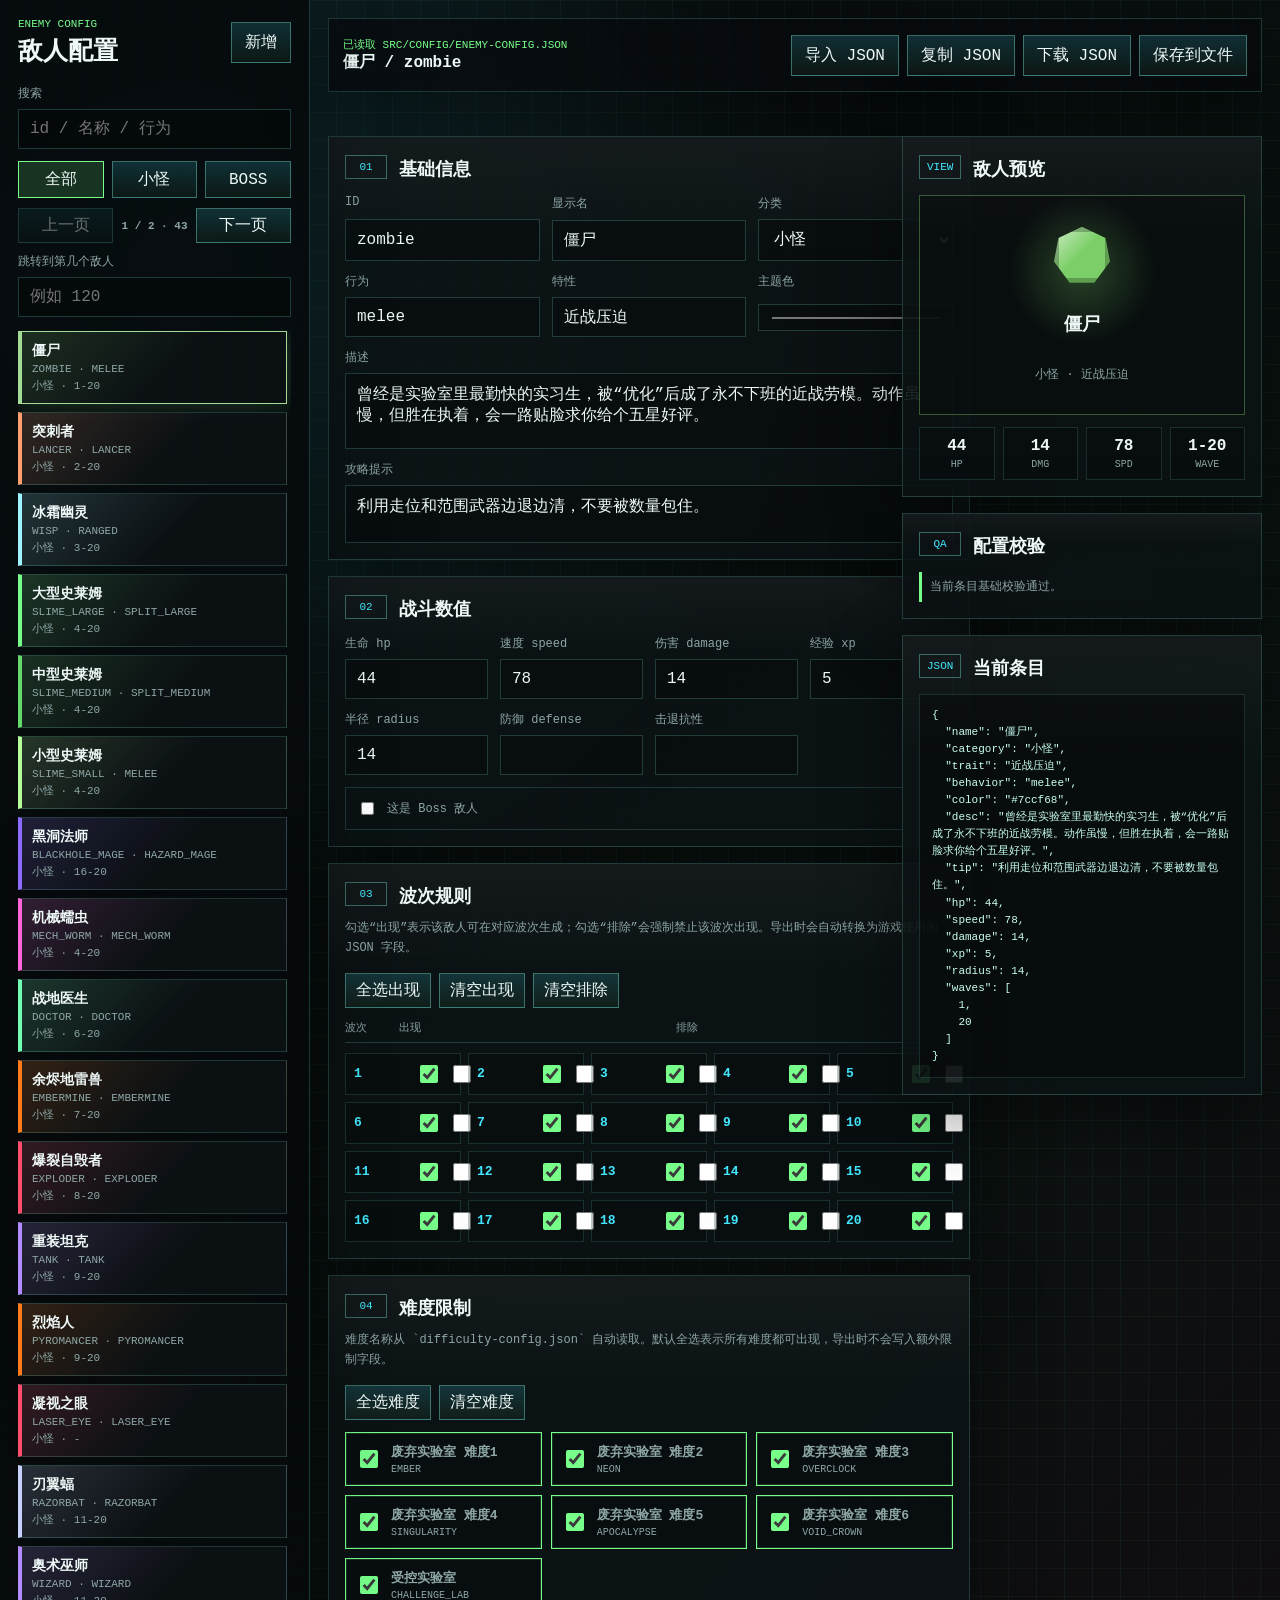
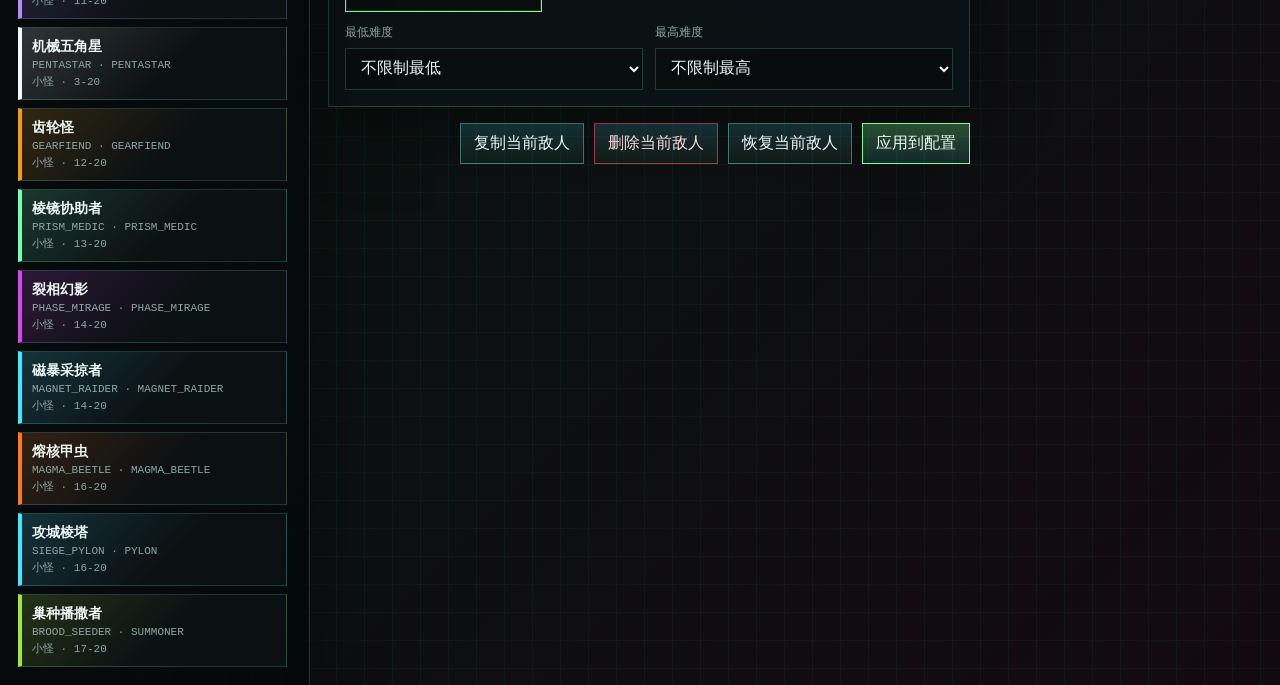
<file: tools/enemy-config-editor.html>
<!doctype html>
<html lang="zh-CN">
  <head>
    <meta charset="UTF-8" />
    <meta name="viewport" content="width=device-width, initial-scale=1.0" />
    <title>敌人配置编辑器</title>
    <link rel="icon" href="../favicon.ico" type="image/x-icon" />
    <link rel="stylesheet" href="./enemy-config-editor.css" />
  </head>
  <body>
    <main class="editor-shell">
      <aside class="enemy-sidebar" aria-label="敌人列表">
        <header class="sidebar-head">
          <div>
            <span>ENEMY CONFIG</span>
            <h1>敌人配置</h1>
          </div>
          <button id="addEnemyButton" type="button">新增</button>
        </header>

        <label class="search-box">
          <span>搜索</span>
          <input id="searchInput" type="search" placeholder="id / 名称 / 行为" />
        </label>

        <div class="filter-row" aria-label="筛选">
          <button class="filter-button active" type="button" data-filter="all">全部</button>
          <button class="filter-button" type="button" data-filter="normal">小怪</button>
          <button class="filter-button" type="button" data-filter="boss">Boss</button>
        </div>

        <div class="list-tools" aria-label="列表翻页">
          <button id="prevPageButton" type="button">上一页</button>
          <strong id="pageInfo">1 / 1</strong>
          <button id="nextPageButton" type="button">下一页</button>
        </div>

        <label class="jump-box">
          <span>跳转到第几个敌人</span>
          <input id="jumpInput" type="number" min="1" step="1" placeholder="例如 120" />
        </label>

        <section id="enemyList" class="enemy-list" aria-label="敌人条目"></section>
      </aside>

      <section class="editor-main" aria-label="敌人配置表单">
        <header class="topbar">
          <div>
            <span id="statusText">正在加载配置...</span>
            <strong id="selectedTitle">未选择敌人</strong>
          </div>
          <nav class="toolbar" aria-label="操作">
            <button id="importButton" type="button">导入 JSON</button>
            <button id="copyButton" type="button">复制 JSON</button>
            <button id="downloadButton" type="button">下载 JSON</button>
            <button id="saveFileButton" type="button">保存到文件</button>
          </nav>
          <input id="fileInput" type="file" accept=".json,application/json" hidden />
        </header>

        <div id="messageBox" class="message-box" role="status" aria-live="polite"></div>

        <div class="workspace-grid">
          <form id="enemyForm" class="config-form" autocomplete="off">
            <section class="panel identity-panel">
              <div class="section-title">
                <span>01</span>
                <h2>基础信息</h2>
              </div>
              <div class="form-grid">
                <label>
                  <span>ID</span>
                  <input id="enemyId" name="id" type="text" required pattern="[a-z0-9_]+" />
                </label>
                <label>
                  <span>显示名</span>
                  <input name="name" type="text" />
                </label>
                <label>
                  <span>分类</span>
                  <select name="category">
                    <option value="小怪">小怪</option>
                    <option value="Boss">Boss</option>
                  </select>
                </label>
                <label>
                  <span>行为</span>
                  <input name="behavior" type="text" list="behaviorOptions" />
                </label>
                <label>
                  <span>特性</span>
                  <input name="trait" type="text" />
                </label>
                <label>
                  <span>主题色</span>
                  <input name="color" type="color" />
                </label>
              </div>
              <datalist id="behaviorOptions"></datalist>
              <label class="wide-field">
                <span>描述</span>
                <textarea name="desc" rows="3"></textarea>
              </label>
              <label class="wide-field">
                <span>攻略提示</span>
                <textarea name="tip" rows="2"></textarea>
              </label>
            </section>

            <section class="panel">
              <div class="section-title">
                <span>02</span>
                <h2>战斗数值</h2>
              </div>
              <div class="stat-grid">
                <label><span>生命 hp</span><input name="hp" type="number" min="1" step="1" /></label>
                <label><span>速度 speed</span><input name="speed" type="number" min="0" step="1" /></label>
                <label><span>伤害 damage</span><input name="damage" type="number" min="0" step="1" /></label>
                <label><span>经验 xp</span><input name="xp" type="number" min="0" step="1" /></label>
                <label><span>半径 radius</span><input name="radius" type="number" min="1" step="1" /></label>
                <label><span>防御 defense</span><input name="defense" type="number" min="0" step="1" /></label>
                <label><span>击退抗性</span><input name="knockbackResistance" type="number" min="0" max="1" step="0.01" /></label>
              </div>
              <label class="toggle-line">
                <input name="boss" type="checkbox" />
                <span>这是 Boss 敌人</span>
              </label>
            </section>

            <section class="panel">
              <div class="section-title">
                <span>03</span>
                <h2>波次规则</h2>
              </div>
              <p class="hint">勾选“出现”表示该敌人可在对应波次生成；勾选“排除”会强制禁止该波次出现。导出时会自动转换为游戏使用的 JSON 字段。</p>
              <div class="wave-actions">
                <button id="selectAllWavesButton" type="button">全选出现</button>
                <button id="clearWavesButton" type="button">清空出现</button>
                <button id="clearExcludeWavesButton" type="button">清空排除</button>
              </div>
              <div class="wave-picker-head">
                <span>波次</span>
                <span>出现</span>
                <span>排除</span>
              </div>
              <div id="wavePicker" class="wave-picker" aria-label="波次选择"></div>
            </section>

            <section class="panel">
              <div class="section-title">
                <span>04</span>
                <h2>难度限制</h2>
              </div>
              <p class="hint">难度名称从 `difficulty-config.json` 自动读取。默认全选表示所有难度都可出现，导出时不会写入额外限制字段。</p>
              <div class="difficulty-toolbar">
                <button id="selectAllDifficultiesButton" type="button">全选难度</button>
                <button id="clearDifficultiesButton" type="button">清空难度</button>
              </div>
              <div id="difficultyPicker" class="difficulty-picker" aria-label="允许出现的难度"></div>
              <div class="rules-grid difficulty-range">
                <label>
                  <span>最低难度</span>
                  <select name="minDifficulty"></select>
                </label>
                <label>
                  <span>最高难度</span>
                  <select name="maxDifficulty"></select>
                </label>
              </div>
            </section>

            <section class="form-actions">
              <button id="duplicateButton" type="button">复制当前敌人</button>
              <button id="deleteButton" type="button" class="danger-button">删除当前敌人</button>
              <button id="resetButton" type="button">恢复当前敌人</button>
              <button type="submit" class="primary-button">应用到配置</button>
            </section>
          </form>

          <aside class="preview-column" aria-label="预览与校验">
            <section class="panel preview-panel">
              <div class="section-title">
                <span>VIEW</span>
                <h2>敌人预览</h2>
              </div>
              <div id="enemyPreview" class="enemy-preview">
                <i></i>
                <strong>未选择</strong>
                <span>选择敌人后显示概要</span>
              </div>
              <div class="summary-grid">
                <span><b id="summaryHp">-</b><em>HP</em></span>
                <span><b id="summaryDamage">-</b><em>DMG</em></span>
                <span><b id="summarySpeed">-</b><em>SPD</em></span>
                <span><b id="summaryWave">-</b><em>WAVE</em></span>
              </div>
            </section>

            <section class="panel validation-panel">
              <div class="section-title">
                <span>QA</span>
                <h2>配置校验</h2>
              </div>
              <ul id="validationList" class="validation-list"></ul>
            </section>

            <section class="panel raw-panel">
              <div class="section-title">
                <span>JSON</span>
                <h2>当前条目</h2>
              </div>
              <pre id="rawPreview">{}</pre>
            </section>
          </aside>
        </div>
      </section>
    </main>

    <script type="module" src="./enemy-config-editor.js"></script>
  </body>
</html>
</file>
<file: tools/enemy-config-editor.css>
:root {
  --bg: #070a0d;
  --panel: #10171b;
  --panel-strong: #151f25;
  --panel-soft: #0c1215;
  --text: #eef8f7;
  --muted: #8ea6a6;
  --line: rgba(132, 255, 229, 0.18);
  --line-strong: rgba(132, 255, 229, 0.36);
  --cyan: #42e8ff;
  --green: #77ff8a;
  --amber: #ffd166;
  --red: #ff4d6d;
  --shadow: 0 20px 70px rgba(0, 0, 0, 0.42);
}

* {
  box-sizing: border-box;
}

html,
body {
  min-height: 100%;
}

body {
  margin: 0;
  background:
    linear-gradient(90deg, rgba(66, 232, 255, 0.05) 1px, transparent 1px),
    linear-gradient(rgba(119, 255, 138, 0.045) 1px, transparent 1px),
    radial-gradient(circle at 14% 12%, rgba(66, 232, 255, 0.16), transparent 28%),
    linear-gradient(135deg, #06080b 0%, #0a1210 52%, #130a10 100%);
  background-size: 28px 28px, 28px 28px, auto, auto;
  color: var(--text);
  font-family: "Zpix", "Fusion Pixel", "Courier New", monospace;
  letter-spacing: 0;
}

button,
input,
select,
textarea {
  font: inherit;
}

button {
  border: 1px solid var(--line-strong);
  background: linear-gradient(180deg, rgba(66, 232, 255, 0.16), rgba(119, 255, 138, 0.05));
  color: var(--text);
  cursor: pointer;
  min-height: 38px;
  padding: 9px 13px;
  text-transform: uppercase;
}

button:hover {
  border-color: var(--cyan);
  box-shadow: 0 0 18px rgba(66, 232, 255, 0.2);
}

button:disabled {
  cursor: not-allowed;
  opacity: 0.42;
}

input,
select,
textarea {
  width: 100%;
  border: 1px solid rgba(132, 255, 229, 0.2);
  background: rgba(0, 0, 0, 0.3);
  color: var(--text);
  outline: none;
  padding: 10px 11px;
}

input:focus,
select:focus,
textarea:focus {
  border-color: var(--cyan);
  box-shadow: 0 0 0 2px rgba(66, 232, 255, 0.12);
}

textarea {
  resize: vertical;
}

code {
  color: var(--amber);
}

.editor-shell {
  display: grid;
  grid-template-columns: 310px minmax(0, 1fr);
  min-height: 100vh;
}

.enemy-sidebar {
  border-right: 1px solid var(--line);
  background: rgba(6, 10, 12, 0.88);
  box-shadow: var(--shadow);
  display: flex;
  flex-direction: column;
  min-height: 100vh;
  padding: 18px;
  position: sticky;
  top: 0;
}

.sidebar-head,
.topbar {
  display: flex;
  align-items: center;
  justify-content: space-between;
  gap: 16px;
}

.sidebar-head span,
.topbar span,
.section-title span {
  color: var(--green);
  display: block;
  font-size: 11px;
  text-transform: uppercase;
}

.sidebar-head h1,
.topbar strong,
.section-title h2 {
  margin: 4px 0 0;
}

.sidebar-head h1 {
  font-size: 25px;
}

.search-box {
  display: grid;
  gap: 7px;
  margin: 18px 0 12px;
}

.search-box span,
label > span {
  color: var(--muted);
  font-size: 12px;
}

.filter-row {
  display: grid;
  gap: 8px;
  grid-template-columns: repeat(3, 1fr);
  margin-bottom: 10px;
}

.filter-button {
  min-height: 34px;
  padding: 7px 8px;
}

.filter-button.active {
  background: rgba(119, 255, 138, 0.16);
  border-color: var(--green);
}

.list-tools {
  align-items: center;
  display: grid;
  gap: 8px;
  grid-template-columns: 1fr auto 1fr;
  margin-bottom: 10px;
}

.list-tools button {
  min-height: 32px;
  padding: 6px 8px;
}

.list-tools strong {
  color: var(--muted);
  font-size: 11px;
  min-width: 64px;
  text-align: center;
}

.jump-box {
  display: grid;
  gap: 7px;
  margin-bottom: 14px;
}

.jump-box span {
  color: var(--muted);
  font-size: 12px;
}

.enemy-list {
  display: grid;
  gap: 8px;
  overflow: auto;
  padding-right: 4px;
}

.enemy-card {
  border: 1px solid rgba(132, 255, 229, 0.16);
  background:
    linear-gradient(135deg, color-mix(in srgb, var(--enemy-color, var(--cyan)) 16%, transparent), transparent 56%),
    rgba(12, 18, 21, 0.86);
  border-left: 4px solid var(--enemy-color, var(--cyan));
  color: var(--text);
  display: grid;
  gap: 3px;
  min-height: 72px;
  padding: 10px;
  text-align: left;
}

.enemy-card.active {
  border-color: color-mix(in srgb, var(--enemy-color, var(--cyan)) 70%, white);
  box-shadow: 0 0 20px color-mix(in srgb, var(--enemy-color, var(--cyan)) 24%, transparent);
}

.enemy-card strong {
  font-size: 14px;
}

.enemy-card span,
.enemy-card em {
  color: var(--muted);
  font-size: 11px;
  font-style: normal;
}

.editor-main {
  min-width: 0;
  padding: 18px;
}

.topbar {
  background: rgba(7, 10, 13, 0.78);
  border: 1px solid var(--line);
  box-shadow: var(--shadow);
  min-height: 74px;
  padding: 14px;
}

.toolbar {
  display: flex;
  flex-wrap: wrap;
  gap: 8px;
  justify-content: flex-end;
}

.message-box {
  color: var(--muted);
  min-height: 30px;
  padding: 10px 2px 0;
}

.message-box.error {
  color: var(--red);
}

.message-box.success {
  color: var(--green);
}

.workspace-grid {
  display: grid;
  gap: 18px;
  grid-template-columns: minmax(0, 1fr) 360px;
  margin-top: 14px;
}

.config-form,
.preview-column {
  display: grid;
  gap: 16px;
  align-content: start;
}

.panel {
  background:
    linear-gradient(180deg, rgba(255, 255, 255, 0.035), transparent 28%),
    rgba(12, 18, 21, 0.9);
  border: 1px solid var(--line);
  box-shadow: var(--shadow);
  padding: 16px;
}

.section-title {
  align-items: center;
  display: flex;
  gap: 12px;
  margin-bottom: 14px;
}

.section-title span {
  border: 1px solid var(--line-strong);
  color: var(--cyan);
  min-width: 42px;
  padding: 5px 7px;
  text-align: center;
}

.section-title h2 {
  font-size: 18px;
}

.form-grid,
.stat-grid,
.rules-grid {
  display: grid;
  gap: 12px;
}

.form-grid {
  grid-template-columns: repeat(3, minmax(0, 1fr));
}

.stat-grid {
  grid-template-columns: repeat(4, minmax(0, 1fr));
}

.rules-grid {
  grid-template-columns: repeat(2, minmax(0, 1fr));
}

.wave-actions,
.difficulty-toolbar {
  display: flex;
  flex-wrap: wrap;
  gap: 8px;
  margin-bottom: 12px;
}

.wave-actions button,
.difficulty-toolbar button {
  min-height: 32px;
  padding: 6px 10px;
}

.wave-picker-head,
.wave-cell {
  display: grid;
  grid-template-columns: 54px 1fr 1fr;
}

.wave-picker-head {
  border-bottom: 1px solid var(--line);
  color: var(--muted);
  font-size: 11px;
  padding: 0 0 7px;
}

.wave-picker {
  display: grid;
  gap: 7px;
  grid-template-columns: repeat(5, minmax(116px, 1fr));
  margin-top: 10px;
}

.wave-cell {
  align-items: center;
  background: rgba(0, 0, 0, 0.24);
  border: 1px solid rgba(132, 255, 229, 0.14);
  gap: 8px;
  padding: 8px;
}

.wave-cell strong {
  color: var(--cyan);
  font-size: 13px;
}

.wave-cell input,
.difficulty-chip input {
  accent-color: var(--green);
  height: 18px;
  width: 18px;
}

.difficulty-picker {
  display: grid;
  gap: 9px;
  grid-template-columns: repeat(3, minmax(0, 1fr));
}

.difficulty-chip {
  align-items: center;
  background: rgba(0, 0, 0, 0.24);
  border: 1px solid rgba(132, 255, 229, 0.14);
  display: flex;
  gap: 10px;
  min-width: 0;
  padding: 10px;
}

.difficulty-chip:has(input:checked) {
  border-color: var(--green);
  box-shadow: inset 0 0 0 1px rgba(119, 255, 138, 0.16);
}

.difficulty-chip span {
  display: grid;
  gap: 3px;
  min-width: 0;
}

.difficulty-chip strong,
.difficulty-chip em {
  overflow: hidden;
  text-overflow: ellipsis;
  white-space: nowrap;
}

.difficulty-chip strong {
  font-size: 13px;
}

.difficulty-chip em {
  color: var(--muted);
  font-size: 10px;
  font-style: normal;
  text-transform: uppercase;
}

.difficulty-range {
  margin-top: 12px;
}

label {
  display: grid;
  gap: 7px;
}

.wide-field {
  margin-top: 12px;
}

.hint {
  color: var(--muted);
  font-size: 12px;
  line-height: 1.7;
  margin: -4px 0 14px;
}

.toggle-line {
  align-items: center;
  border: 1px solid rgba(132, 255, 229, 0.16);
  display: flex;
  gap: 10px;
  margin-top: 12px;
  padding: 11px;
}

.toggle-line input {
  width: auto;
}

.form-actions {
  display: flex;
  flex-wrap: wrap;
  gap: 10px;
  justify-content: flex-end;
}

.primary-button {
  background: linear-gradient(180deg, rgba(119, 255, 138, 0.28), rgba(66, 232, 255, 0.12));
  border-color: var(--green);
}

.danger-button {
  border-color: rgba(255, 77, 109, 0.56);
  color: #ffd8df;
}

.enemy-preview {
  --enemy-color: var(--cyan);
  align-items: center;
  background:
    radial-gradient(circle at 50% 34%, color-mix(in srgb, var(--enemy-color) 28%, transparent), transparent 34%),
    rgba(0, 0, 0, 0.24);
  border: 1px solid color-mix(in srgb, var(--enemy-color) 40%, transparent);
  display: grid;
  gap: 8px;
  justify-items: center;
  min-height: 220px;
  padding: 20px;
  text-align: center;
}

.enemy-preview i {
  background:
    linear-gradient(135deg, rgba(255, 255, 255, 0.62), transparent 48%),
    var(--enemy-color);
  box-shadow:
    0 0 28px color-mix(in srgb, var(--enemy-color) 60%, transparent),
    inset 0 0 0 5px rgba(0, 0, 0, 0.24);
  display: block;
  height: var(--preview-size, 88px);
  width: var(--preview-size, 88px);
}

.enemy-preview.boss i {
  clip-path: polygon(50% 0, 72% 24%, 100% 28%, 78% 52%, 86% 88%, 50% 70%, 14% 88%, 22% 52%, 0 28%, 28% 24%);
}

.enemy-preview.normal i {
  clip-path: polygon(50% 0, 92% 20%, 100% 62%, 72% 100%, 28% 100%, 0 62%, 8% 20%);
}

.enemy-preview strong {
  font-size: 18px;
}

.enemy-preview span {
  color: var(--muted);
  font-size: 12px;
}

.summary-grid {
  display: grid;
  gap: 8px;
  grid-template-columns: repeat(4, 1fr);
  margin-top: 12px;
}

.summary-grid span {
  background: rgba(0, 0, 0, 0.26);
  border: 1px solid rgba(132, 255, 229, 0.14);
  display: grid;
  gap: 4px;
  min-width: 0;
  padding: 9px;
  text-align: center;
}

.summary-grid b {
  overflow: hidden;
  text-overflow: ellipsis;
  white-space: nowrap;
}

.summary-grid em {
  color: var(--muted);
  font-size: 10px;
  font-style: normal;
}

.validation-list {
  display: grid;
  gap: 9px;
  list-style: none;
  margin: 0;
  padding: 0;
}

.validation-list li {
  border-left: 3px solid var(--green);
  color: var(--muted);
  font-size: 12px;
  line-height: 1.5;
  padding: 6px 8px;
}

.validation-list li.warn {
  border-left-color: var(--amber);
}

.validation-list li.error {
  border-left-color: var(--red);
  color: #ffd6dd;
}

.raw-panel pre {
  background: rgba(0, 0, 0, 0.36);
  border: 1px solid rgba(132, 255, 229, 0.14);
  color: #c9fff4;
  font-size: 11px;
  line-height: 1.55;
  margin: 0;
  max-height: 420px;
  overflow: auto;
  padding: 12px;
  white-space: pre-wrap;
}

@media (max-width: 1180px) {
  .editor-shell {
    grid-template-columns: 1fr;
  }

  .enemy-sidebar {
    min-height: auto;
    position: static;
  }

  .enemy-list {
    grid-template-columns: repeat(2, minmax(0, 1fr));
    max-height: 280px;
  }

  .workspace-grid {
    grid-template-columns: 1fr;
  }

  .wave-picker {
    grid-template-columns: repeat(4, minmax(112px, 1fr));
  }
}

@media (max-width: 760px) {
  .editor-main,
  .enemy-sidebar {
    padding: 12px;
  }

  .topbar,
  .sidebar-head {
    align-items: stretch;
    flex-direction: column;
  }

  .toolbar,
  .form-actions {
    justify-content: stretch;
  }

  .toolbar button,
  .form-actions button {
    flex: 1 1 150px;
  }

  .form-grid,
  .stat-grid,
  .rules-grid,
  .difficulty-picker,
  .enemy-list {
    grid-template-columns: 1fr;
  }

  .wave-picker {
    grid-template-columns: repeat(2, minmax(112px, 1fr));
  }
}
</file>
